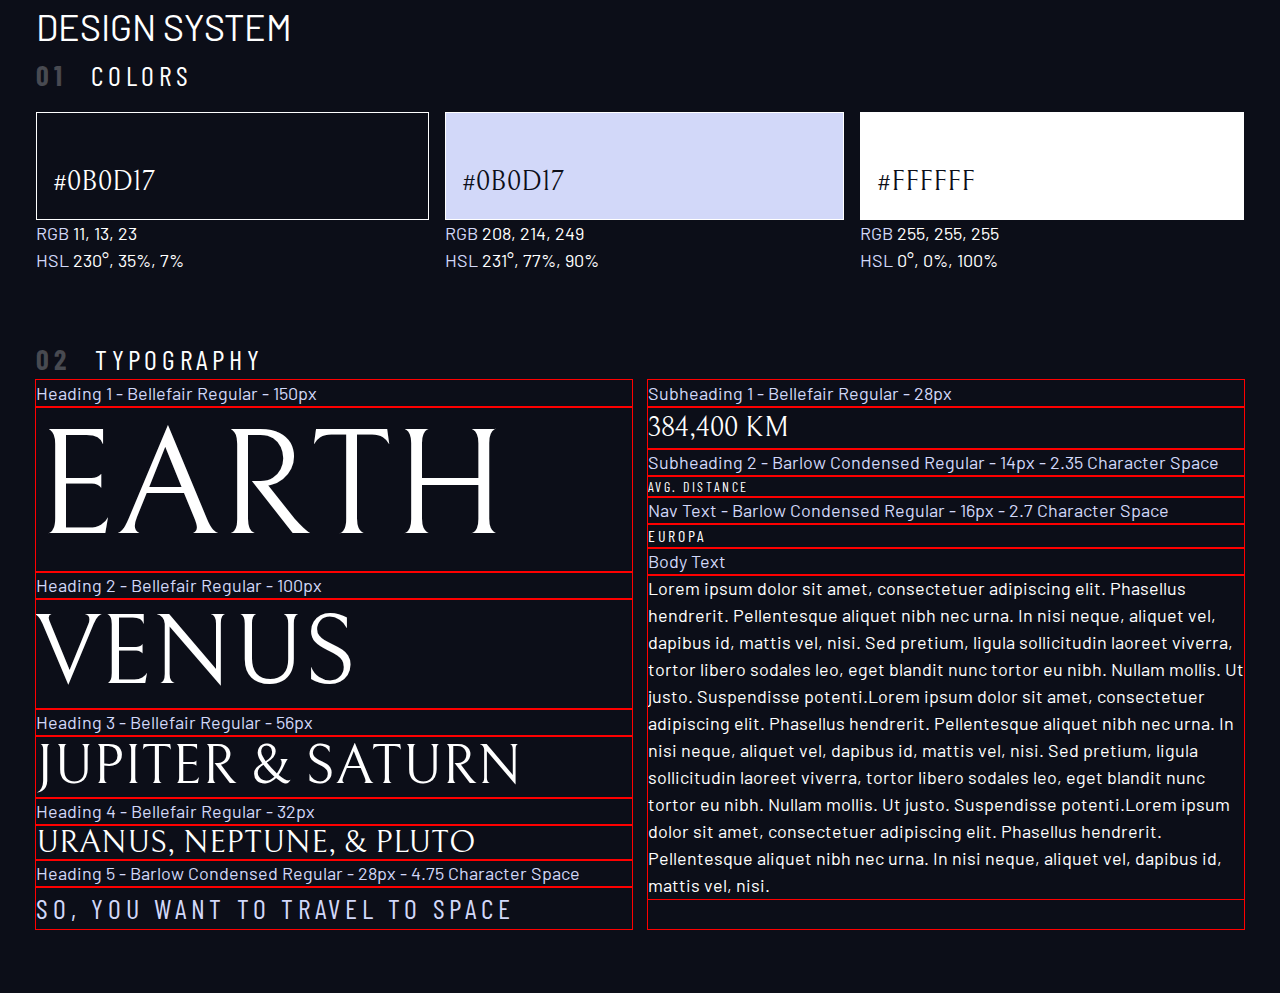
<file: design-system.html>
<!DOCTYPE html>
<html lang="en">

<head>
    <meta charset="UTF-8">
    <meta http-equiv="X-UA-Compatible" content="IE=edge">
    <meta name="viewport" content="width=device-width, initial-scale=1.0">
    <title>Design system</title>
    <link rel="stylesheet" href="index.css">
    <link rel="preconnect" href="https://fonts.googleapis.com">
    <link rel="preconnect" href="https://fonts.gstatic.com" crossorigin>
    <link
        href="https://fonts.googleapis.com/css2?family=Barlow+Condensed:wght@400;700&family=Bellefair&family=Barlow:wght@400;700&display=swap"
        rel="stylesheet">
</head>

<body class="bg-dark text-white">
    <div class="container">
        <h1 class="uppercase">Design system</h1>
        <section id="colors" class="grid">
            <h2 class="numbered-title"><span>01</span> colors</h2>
            <div class="flex">
                <div style="flex-grow: 1;">
                    <div class="bg-dark text-white ff-serif fs-500"
                        style="padding: 3rem 1rem 1rem; border: 1px solid white">
                        #0B0D17
                    </div>
                    <p><span class="text-accent">RGB</span> 11, 13, 23</p>
                    <p><span class="text-accent">HSL</span> 230°, 35%, 7%</p>
                </div>
                <div style="flex-grow: 1;">
                    <div class="bg-accent text-dark ff-serif fs-500"
                        style="padding: 3rem 1rem 1rem; border: 1px solid white">
                        #0B0D17
                    </div>
                    <p><span class="text-accent">RGB</span> 208, 214, 249</p>
                    <p><span class="text-accent">HSL</span> 231°, 77%, 90%</p>
                </div>
                <div style="flex-grow: 1;">
                    <div class="bg-white text-dark ff-serif fs-500"
                        style="padding: 3rem 1rem 1rem; border: 1px solid white">
                        #FFFFFF
                    </div>
                    <p><span class="text-accent">RGB</span> 255, 255, 255</p>
                    <p><span class="text-accent">HSL</span> 0°, 0%, 100%</p>
                </div>
            </div>
        </section>
        <section id="typography" style="margin: 4rem 0">
            <h2 class="numbered-title"><span>02 </span>Typography</h2>
            <div class="flex odev">
                <div style="flex-basis: 100%">
                    <div>
                        <p class="text-accent">Heading 1 - Bellefair Regular - 150px</p>
                        <p class="fs-900 ff-serif uppercase">Earth</p>
                    </div>
                    <div>
                        <p class="text-accent">Heading 2 - Bellefair Regular - 100px</p>
                        <p class="fs-800 ff-serif uppercase">Venus</p>
                    </div>
                    <div>
                        <p class="text-accent">Heading 3 - Bellefair Regular - 56px</p>
                        <p class="fs-700 ff-serif uppercase">Jupiter & Saturn</p>
                    </div>
                    <div>
                        <p class="text-accent">Heading 4 - Bellefair Regular - 32px</p>
                        <p class="fs-600 ff-serif uppercase">Uranus, Neptune, & Pluto</p>
                    </div>
                    <div>
                        <p class="text-accent">Heading 5 - Barlow Condensed Regular - 28px - 4.75 Character Space</p>
                        <p class="text-accent fs-500 ff-sans-cond uppercase letter-spacing-1">So, you want to travel to
                            space</p>
                    </div>

                </div>

                <div style="flex-basis: 100%">
                    <div>
                        <p class="text-accent">Subheading 1 - Bellefair Regular - 28px</p>
                        <p class="fs-500 ff-serif uppercase">384,400 km</p>
                    </div>
                    <div>
                        <p class="text-accent">Subheading 2 - Barlow Condensed Regular - 14px - 2.35 Character Space</p>
                        <p class="fs-200 ff-sans-cond uppercase letter-spacing-3">Avg. Distance</p>
                    </div>
                    <div>
                        <p class="text-accent">Nav Text - Barlow Condensed Regular - 16px - 2.7 Character Space</p>
                        <p class="fs-300 ff-sans-cond uppercase letter-spacing-2">Europa</p>
                    </div>
                    <div>
                        <p class="text-accent">Body Text</p>
                        <p>Lorem ipsum dolor sit amet,
                            consectetuer adipiscing elit. Phasellus hendrerit. Pellentesque
                            aliquet
                            nibh nec urna. In nisi neque, aliquet vel, dapibus id, mattis vel, nisi. Sed pretium, ligula
                            sollicitudin laoreet viverra, tortor libero sodales leo, eget blandit nunc tortor eu nibh.
                            Nullam
                            mollis. Ut justo. Suspendisse potenti.Lorem ipsum dolor sit amet, consectetuer adipiscing
                            elit.
                            Phasellus hendrerit. Pellentesque aliquet nibh nec urna. In nisi neque, aliquet vel, dapibus
                            id,
                            mattis vel, nisi. Sed pretium, ligula sollicitudin laoreet viverra, tortor libero sodales
                            leo, eget
                            blandit nunc tortor eu nibh. Nullam mollis. Ut justo. Suspendisse potenti.Lorem ipsum dolor
                            sit
                            amet, consectetuer adipiscing elit. Phasellus hendrerit. Pellentesque aliquet nibh nec urna.
                            In nisi
                            neque, aliquet vel, dapibus id, mattis vel, nisi. </p>
                    </div>
                </div>
            </div>
        </section>
    </div>
</body>

</html>
</file>
<file: index.css>
/* ---------------- */
/* Custom properties*/
/* ---------------- */
:root {
  --clr-dark: 230 35% 7%;
  --clr-light: 231 77% 90%;
  --clr-white: 0 0% 100%;

  --fs-900: 9.375rem;
  --fs-800: 6.25rem;
  --fs-700: 3.5rem;
  --fs-600: 2rem;
  --fs-500: 1.75rem;
  --fs-400: 1.125rem;
  --fs-300: 1rem;
  --fs-200: 0.875rem;

  --ff-serif: "Bellefair", serif;
  --ff-sans-cond: "Barlow Condensed", sans-serif;
  --ff-sans-normal: "Barlow", sans-serif;
}

/* ---------------- */
/* Resets           */
/* ---------------- */

/* Box sizing */

*,
*::before,
*::after {
  box-sizing: border-box;
}

/* Reset margins */

body,
h1,
h2,
h3,
h4,
h5,
p,
figure,
picture {
  margin: 0;
}

h1,
h2,
h3,
h4,
h5,
h6,
p {
  font-weight: 400;
}

/* set up the body */
body {
  color: hsl(var(--clr-light));
  background-color: hsl(var(--clr-dark));
  font-family: var(--ff-sans-normal);
  font-size: var(--fs-400);
  line-height: 1.5;
  min-height: 100vh;
}

/* reset images */
img,
picture {
  max-width: 100%;
  display: block;
}

/* reset forms */
input,
button,
textarea,
select {
  font: inherit;
}

/* remove animations for people who've turned them off */
@media (prefers-reduced-motion: reduce) {

  *,
  *::after,
  *::before {
    animation-duration: 0.01ms !important;
    animation-iteration-count: 1 !important;
    transition-duration: 0.01ms !important;
    scroll-behavior: auto !important;
  }
}

/* ---------------- */
/* Utility classes  */
/* ---------------- */

.flex {
  display: flex;
  gap: var(--gap, 1rem);
}

.grid {
  display: grid;
  gap: var(--gap, 1rem);
}

.container {
  padding-inline: 2em;
  margin-inline: auto;
  max-width: 80rem;
}

.sr-only {
  position: absolute;
  width: 1px;
  height: 1px;
  padding: 0;
  margin: -1px;
  overflow: hidden;
  clip: rect(0,
      0,
      0,
      0);
  white-space: nowrap;
  /* added line */
  border: 0;
}

.box {
  background: lightblue;
  padding: 3rem;
}

.odev * {
  outline: solid red 1px;
}

/* colors */

.bg-dark {
  background-color: hsl(var(--clr-dark));
}

.bg-accent {
  background-color: hsl(var(--clr-light));
}

.bg-white {
  background-color: hsl(var(--clr-white));
}

.text-dark {
  color: hsl(var(--clr-dark));
}

.text-accent {
  color: hsl(var(--clr-light));
}

.text-white {
  color: hsl(var(--clr-white));
}

/* typography */

.ff-serif {
  font-family: var(--ff-serif);
}

.ff-sans-cond {
  font-family: var(--ff-sans-cond);
}

.ff-sans-normal {
  font-family: var(--ff-sans-normal);
}

.letter-spacing-1 {
  letter-spacing: 4.75px;
}

.letter-spacing-2 {
  letter-spacing: 2.7px;
}

.letter-spacing-3 {
  letter-spacing: 2.35px;
}

.uppercase {
  text-transform: uppercase;
}

.fs-900 {
  font-size: var(--fs-900);
}

.fs-800 {
  font-size: var(--fs-800);
}

.fs-700 {
  font-size: var(--fs-700);
}

.fs-600 {
  font-size: var(--fs-600);
}

.fs-500 {
  font-size: var(--fs-500);
}

.fs-400 {
  font-size: var(--fs-400);
}

.fs-300 {
  font-size: var(--fs-300);
}

.fs-200 {
  font-size: var(--fs-200);
}

/* typography */

.ff-serif {
  font-family: var(--ff-serif);
}

.ff-sans-cond {
  font-family: var(--ff-sans-cond);
}

.ff-sans-normal {
  font-family: var(--ff-sans-normal);
}

.letter-spacing-1 {
  letter-spacing: 4.75px;
}

.letter-spacing-2 {
  letter-spacing: 2.7px;
}

.letter-spacing-3 {
  letter-spacing: 2.35px;
}

.uppercase {
  text-transform: uppercase;
}

.fs-900 {
  font-size: var(--fs-900);
}

.fs-800 {
  font-size: var(--fs-800);
}

.fs-700 {
  font-size: var(--fs-700);
}

.fs-600 {
  font-size: var(--fs-600);
}

.fs-500 {
  font-size: var(--fs-500);
}

.fs-400 {
  font-size: var(--fs-400);
}

/* typography */

.ff-serif {
  font-family: var(--ff-serif);
}

.ff-sans-cond {
  font-family: var(--ff-sans-cond);
}

.ff-sans-normal {
  font-family: var(--ff-sans-normal);
}

.letter-spacing-1 {
  letter-spacing: 4.75px;
}

.letter-spacing-2 {
  letter-spacing: 2.7px;
}

.letter-spacing-3 {
  letter-spacing: 2.35px;
}

.uppercase {
  text-transform: uppercase;
}

.fs-900 {
  font-size: var(--fs-900);
}

.fs-800 {
  font-size: var(--fs-800);
}

.fs-700 {
  font-size: var(--fs-700);
}

.fs-600 {
  font-size: var(--fs-600);
}

.fs-500 {
  font-size: var(--fs-500);
}

.fs-400 {
  font-size: var(--fs-400);
}

.fs-300 {
  font-size: var(--fs-300);
}

.fs-200 {
  font-size: var(--fs-200);
}


.fs-900,
.fs-800,
.fs-700,
.fs-600 {
  line-height: 1.1;
}

.numbered-title {
  font-family: var(--ff-sans-cond);
  font-size: var(--fs-500);
  text-transform: uppercase;
  letter-spacing: 4.72px;
}

.numbered-title span {
  margin-right: .5em;
  font-weight: 700;
  color: hsl(var(--clr-white) / .25);
}
</file>
